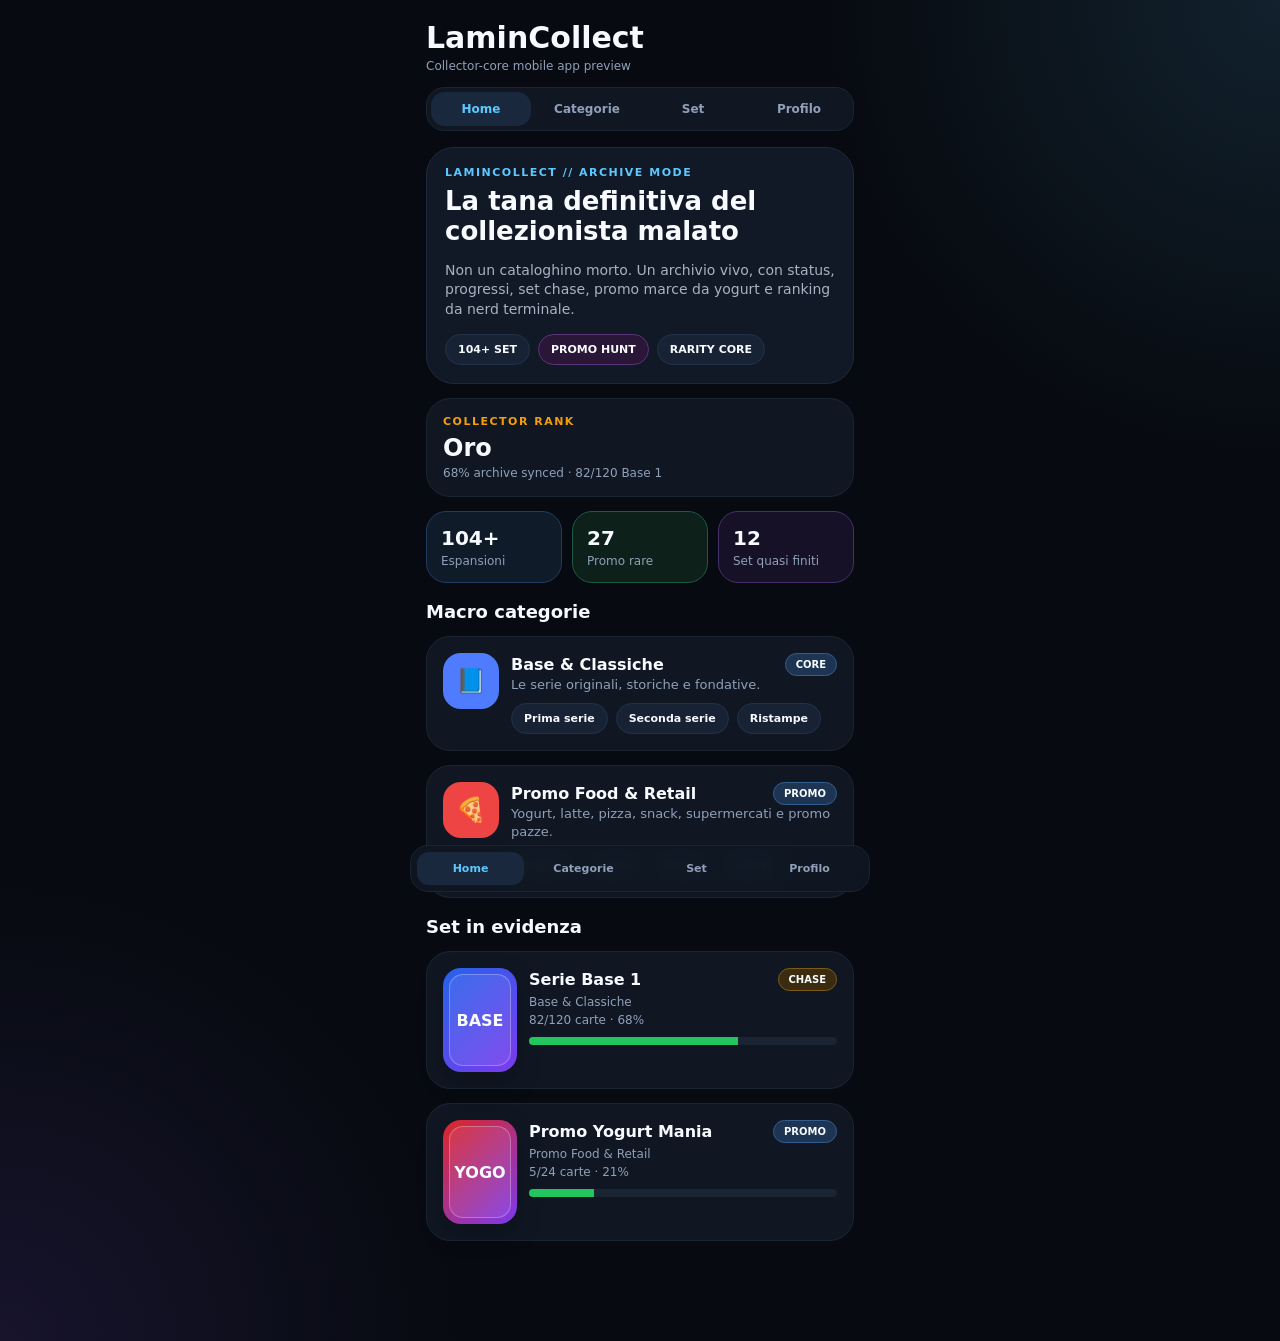
<file: app/lamincollect-preview.html>
<!doctype html>
<html lang="it">
<head>
  <meta charset="UTF-8" />
  <meta name="viewport" content="width=device-width, initial-scale=1.0" />
  <title>LaminCollect Preview</title>
  <style>
    :root {
      --bg: #070a10;
      --card: #101723;
      --card2: #121926;
      --line: #1b2433;
      --text: #f7faff;
      --muted: #8fa0b8;
      --blue: #5cc8ff;
      --violet: #8b5cf6;
      --gold: #f59e0b;
      --green: #22c55e;
      --red: #ef4444;
    }
    * { box-sizing: border-box; }
    body {
      margin: 0;
      font-family: Inter, system-ui, sans-serif;
      background: radial-gradient(circle at top right, rgba(92,200,255,.12), transparent 25%), radial-gradient(circle at left bottom, rgba(139,92,246,.12), transparent 25%), var(--bg);
      color: var(--text);
    }
    .wrap {
      max-width: 460px;
      margin: 0 auto;
      min-height: 100vh;
      padding: 20px 16px 100px;
    }
    .header h1 { margin: 0; font-size: 30px; font-weight: 900; }
    .sub { color: var(--muted); font-size: 12px; margin-top: 4px; }
    .tabs {
      display: grid; grid-template-columns: repeat(4,1fr); gap: 6px;
      background: var(--card); border: 1px solid var(--line); border-radius: 18px; padding: 4px; margin-top: 14px;
    }
    .tab { text-align: center; padding: 10px 0; border-radius: 14px; color: var(--muted); font-size: 12px; font-weight: 700; }
    .tab.active { background: #19283d; color: var(--blue); }
    .hero {
      position: relative; overflow: hidden; margin-top: 16px; padding: 18px; border-radius: 28px;
      background: var(--card2); border: 1px solid #1e2a3c;
    }
    .eyebrow { color: var(--blue); font-size: 11px; font-weight: 900; letter-spacing: 1.5px; }
    .hero h2 { margin: 8px 0 0; font-size: 26px; line-height: 1.15; }
    .hero p { color: #a8b2c2; line-height: 1.4; font-size: 14px; }
    .badges, .pills { display: flex; flex-wrap: wrap; gap: 8px; }
    .badge, .pill {
      border-radius: 999px; padding: 8px 12px; border: 1px solid #22324a; background: #182235; font-size: 11px; font-weight: 800;
    }
    .badge.hot { background: #2a1636; border-color: #59357a; }
    .rank, .card {
      margin-top: 14px; background: var(--card); border: 1px solid var(--line); border-radius: 24px; padding: 16px;
    }
    .row { display: flex; gap: 10px; }
    .stat { flex: 1; border-radius: 20px; padding: 14px; border: 1px solid; }
    .s1 { background:#101b2a; border-color:#223b61; }
    .s2 { background:#0d201a; border-color:#1b5a47; }
    .s3 { background:#161127; border-color:#44316b; }
    .stat .n { font-size: 20px; font-weight: 900; }
    h3 { margin: 18px 0 10px; font-size: 18px; }
    .cat { display:flex; gap:12px; align-items:flex-start; }
    .icon { width:56px; height:56px; border-radius:18px; display:grid; place-items:center; font-size:24px; }
    .core { margin-left:auto; background:#1d3552; border:1px solid #335d8f; border-radius:999px; padding:5px 10px; font-size:10px; font-weight:900; }
    .title { font-size:16px; font-weight:800; }
    .muted { color: var(--muted); font-size: 13px; line-height: 1.35; }
    .set { display:flex; gap:12px; }
    .cover { width:74px; height:104px; border-radius:18px; padding:6px; background: linear-gradient(135deg, #2563eb, #7c3aed); box-shadow: 0 10px 24px rgba(0,0,0,.25); }
    .cover .inner { width:100%; height:100%; border-radius:14px; border:1px solid rgba(255,255,255,.28); display:grid; place-items:center; background:rgba(255,255,255,.08); font-weight:900; }
    .progress { height:8px; border-radius:999px; background:#1b2433; overflow:hidden; margin-top:10px; }
    .progress > div { height:100%; background: var(--green); }
    .bottom {
      position: fixed; left: 50%; bottom: 8px; transform: translateX(-50%);
      width: min(460px, calc(100vw - 16px));
      display: grid; grid-template-columns: repeat(4,1fr); gap: 6px;
      background: rgba(16,23,35,.92); border: 1px solid var(--line); border-radius: 18px; padding: 6px; backdrop-filter: blur(14px);
    }
    .bottom div { text-align:center; padding:10px 0; border-radius:12px; color: var(--muted); font-size: 11px; font-weight:700; }
    .bottom .active { background:#19283d; color: var(--blue); }
  </style>
</head>
<body>
  <div class="wrap">
    <div class="header">
      <h1>LaminCollect</h1>
      <div class="sub">Collector-core mobile app preview</div>
    </div>

    <div class="tabs">
      <div class="tab active">Home</div>
      <div class="tab">Categorie</div>
      <div class="tab">Set</div>
      <div class="tab">Profilo</div>
    </div>

    <section class="hero">
      <div class="eyebrow">LAMINCOLLECT // ARCHIVE MODE</div>
      <h2>La tana definitiva del collezionista malato</h2>
      <p>Non un cataloghino morto. Un archivio vivo, con status, progressi, set chase, promo marce da yogurt e ranking da nerd terminale.</p>
      <div class="badges">
        <div class="badge">104+ SET</div>
        <div class="badge hot">PROMO HUNT</div>
        <div class="badge">RARITY CORE</div>
      </div>
    </section>

    <section class="rank">
      <div class="eyebrow" style="color:var(--gold)">COLLECTOR RANK</div>
      <h2 style="margin:6px 0 0;font-size:24px">Oro</h2>
      <div class="sub">68% archive synced · 82/120 Base 1</div>
    </section>

    <div class="row" style="margin-top:14px">
      <div class="stat s1"><div class="n">104+</div><div class="sub">Espansioni</div></div>
      <div class="stat s2"><div class="n">27</div><div class="sub">Promo rare</div></div>
      <div class="stat s3"><div class="n">12</div><div class="sub">Set quasi finiti</div></div>
    </div>

    <h3>Macro categorie</h3>
    <section class="card cat">
      <div class="icon" style="background:#4F7CFF">📘</div>
      <div style="flex:1">
        <div style="display:flex;gap:8px;align-items:center"><div class="title">Base & Classiche</div><div class="core">CORE</div></div>
        <div class="muted">Le serie originali, storiche e fondative.</div>
        <div class="pills" style="margin-top:10px">
          <div class="pill">Prima serie</div><div class="pill">Seconda serie</div><div class="pill">Ristampe</div>
        </div>
      </div>
    </section>

    <section class="card cat">
      <div class="icon" style="background:#EF4444">🍕</div>
      <div style="flex:1">
        <div style="display:flex;gap:8px;align-items:center"><div class="title">Promo Food & Retail</div><div class="core">PROMO</div></div>
        <div class="muted">Yogurt, latte, pizza, snack, supermercati e promo pazze.</div>
        <div class="pills" style="margin-top:10px">
          <div class="pill">Yogurt</div><div class="pill">Latte</div><div class="pill">Pizza</div><div class="pill">Snack</div>
        </div>
      </div>
    </section>

    <h3>Set in evidenza</h3>
    <section class="card set">
      <div class="cover"><div class="inner">BASE</div></div>
      <div style="flex:1">
        <div style="display:flex;gap:8px;align-items:center"><div class="title">Serie Base 1</div><div class="core" style="background:#3b2c10;border-color:#7b5a18">CHASE</div></div>
        <div class="sub">Base & Classiche</div>
        <div class="sub">82/120 carte · 68%</div>
        <div class="progress"><div style="width:68%"></div></div>
      </div>
    </section>

    <section class="card set">
      <div class="cover" style="background:linear-gradient(135deg,#dc2626,#7c3aed)"><div class="inner">YOGO</div></div>
      <div style="flex:1">
        <div style="display:flex;gap:8px;align-items:center"><div class="title">Promo Yogurt Mania</div><div class="core">PROMO</div></div>
        <div class="sub">Promo Food & Retail</div>
        <div class="sub">5/24 carte · 21%</div>
        <div class="progress"><div style="width:21%"></div></div>
      </div>
    </section>
  </div>

  <div class="bottom">
    <div class="active">Home</div>
    <div>Categorie</div>
    <div>Set</div>
    <div>Profilo</div>
  </div>
</body>
</html>
</file>
